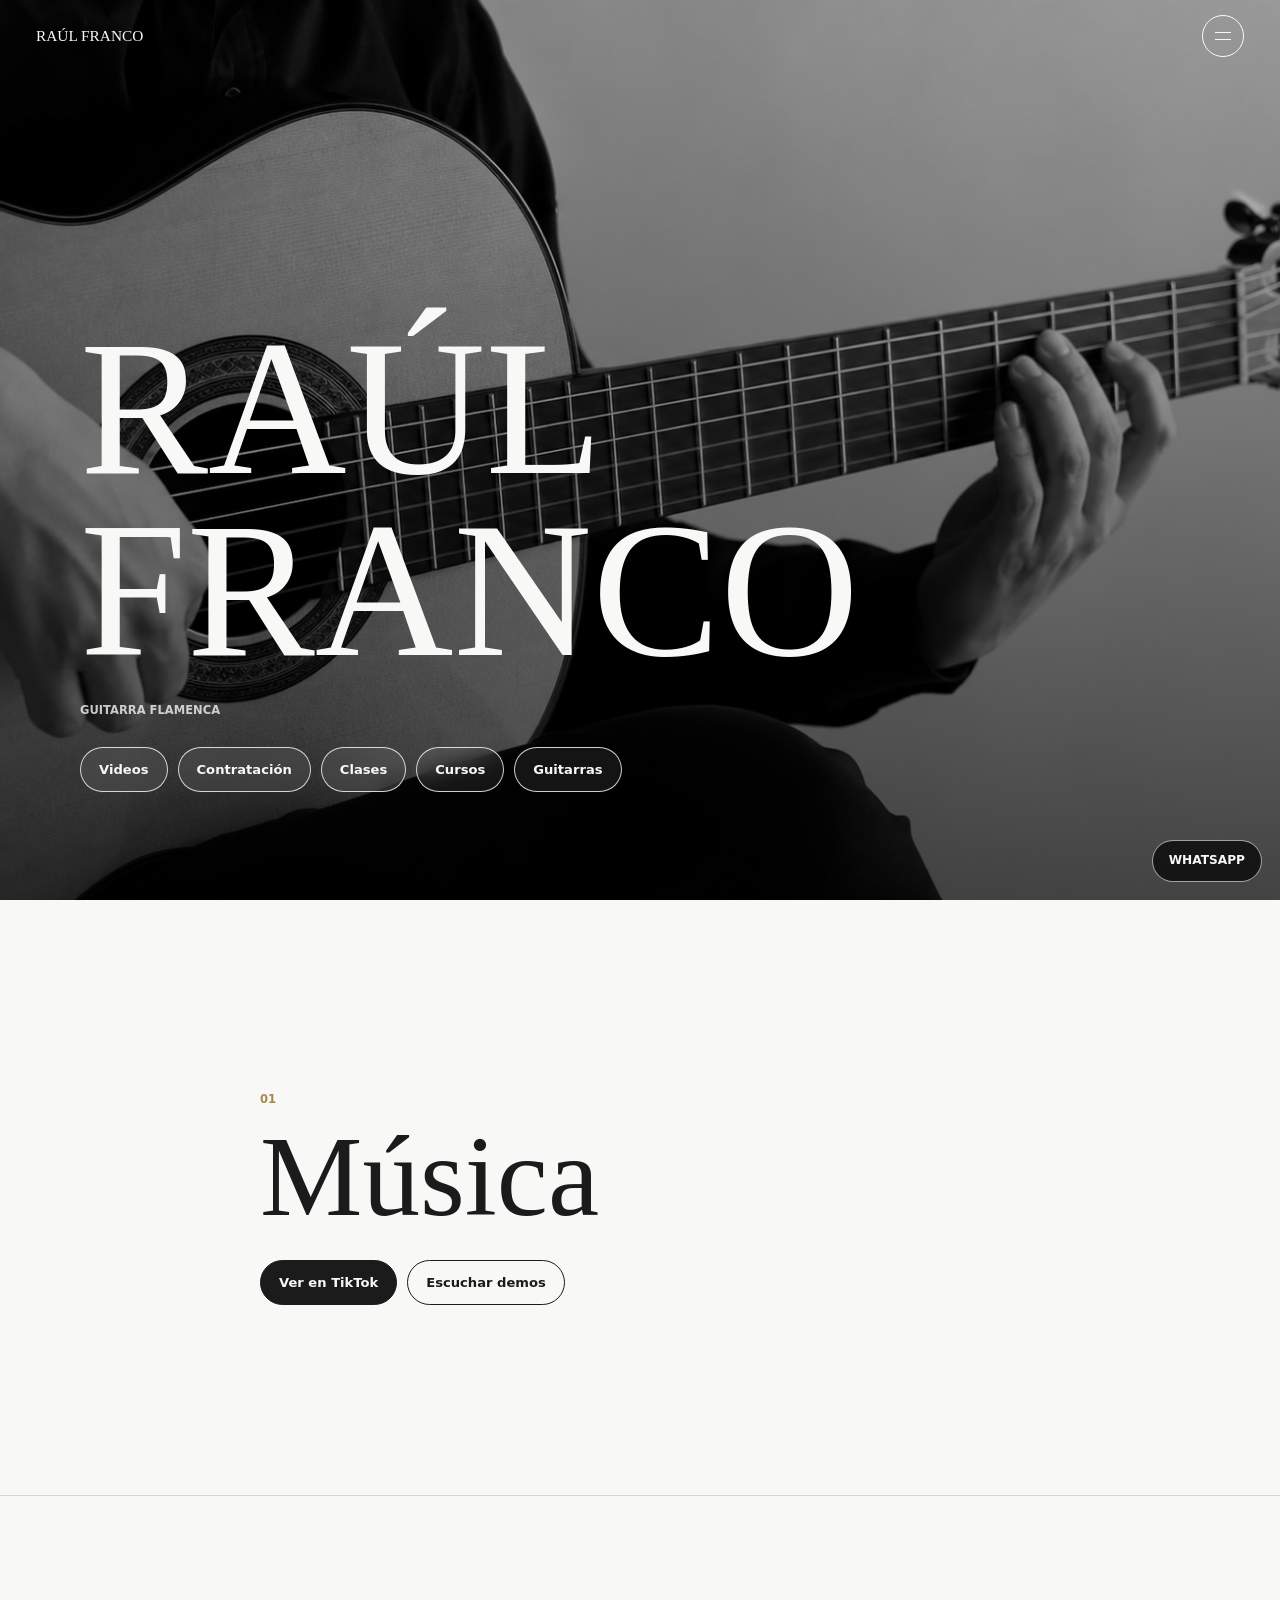
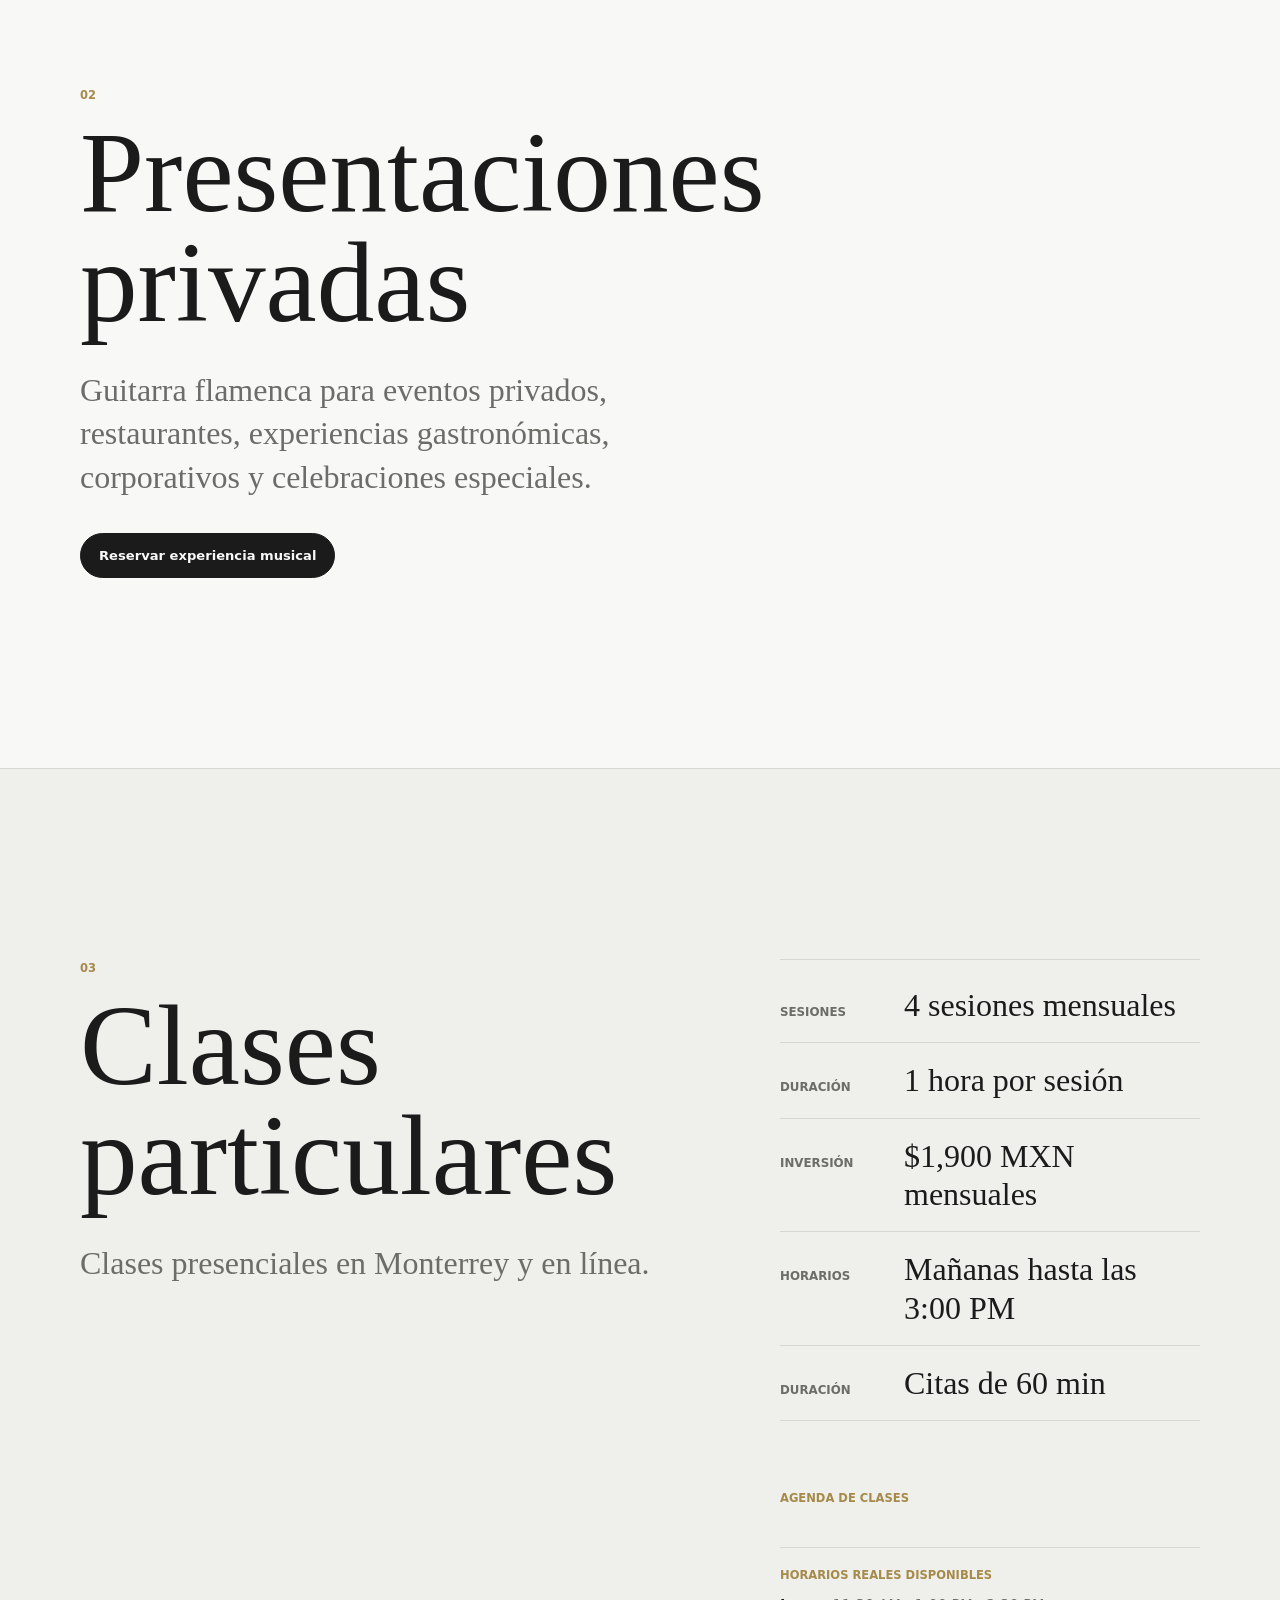
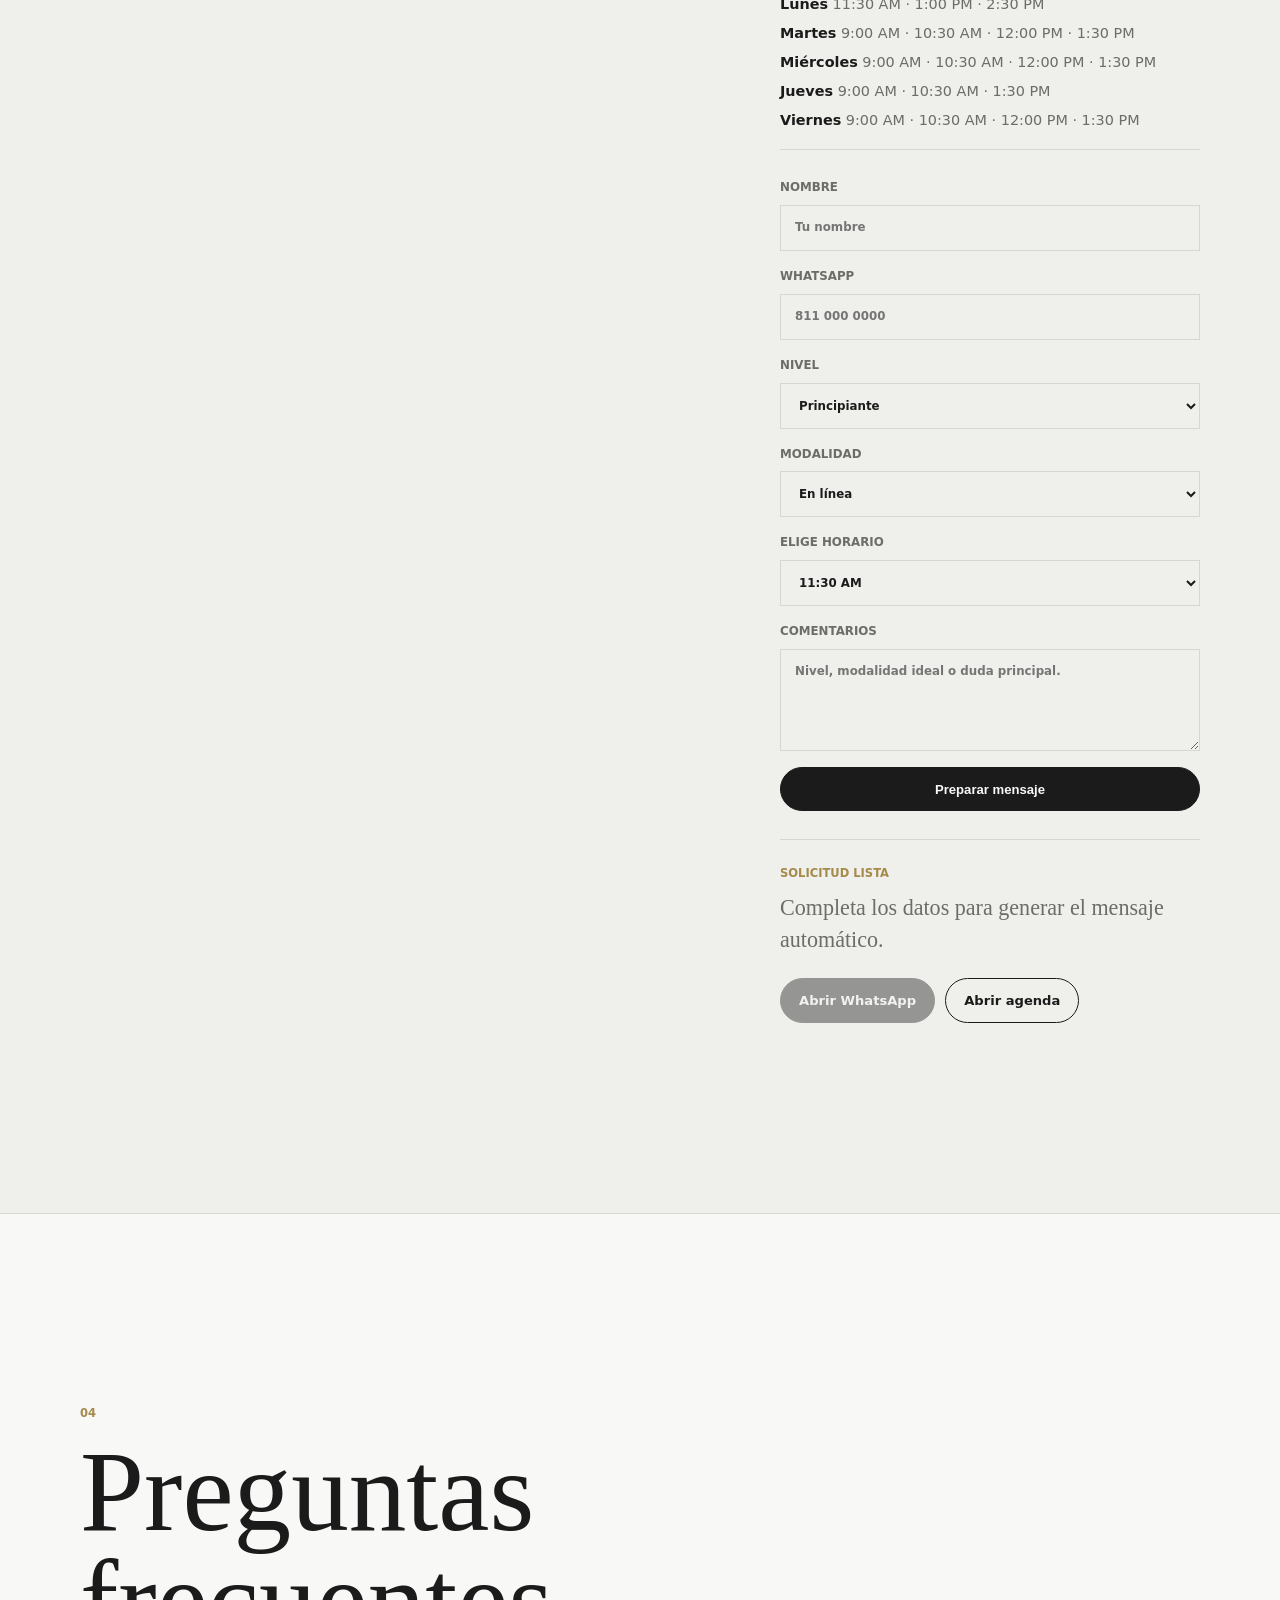
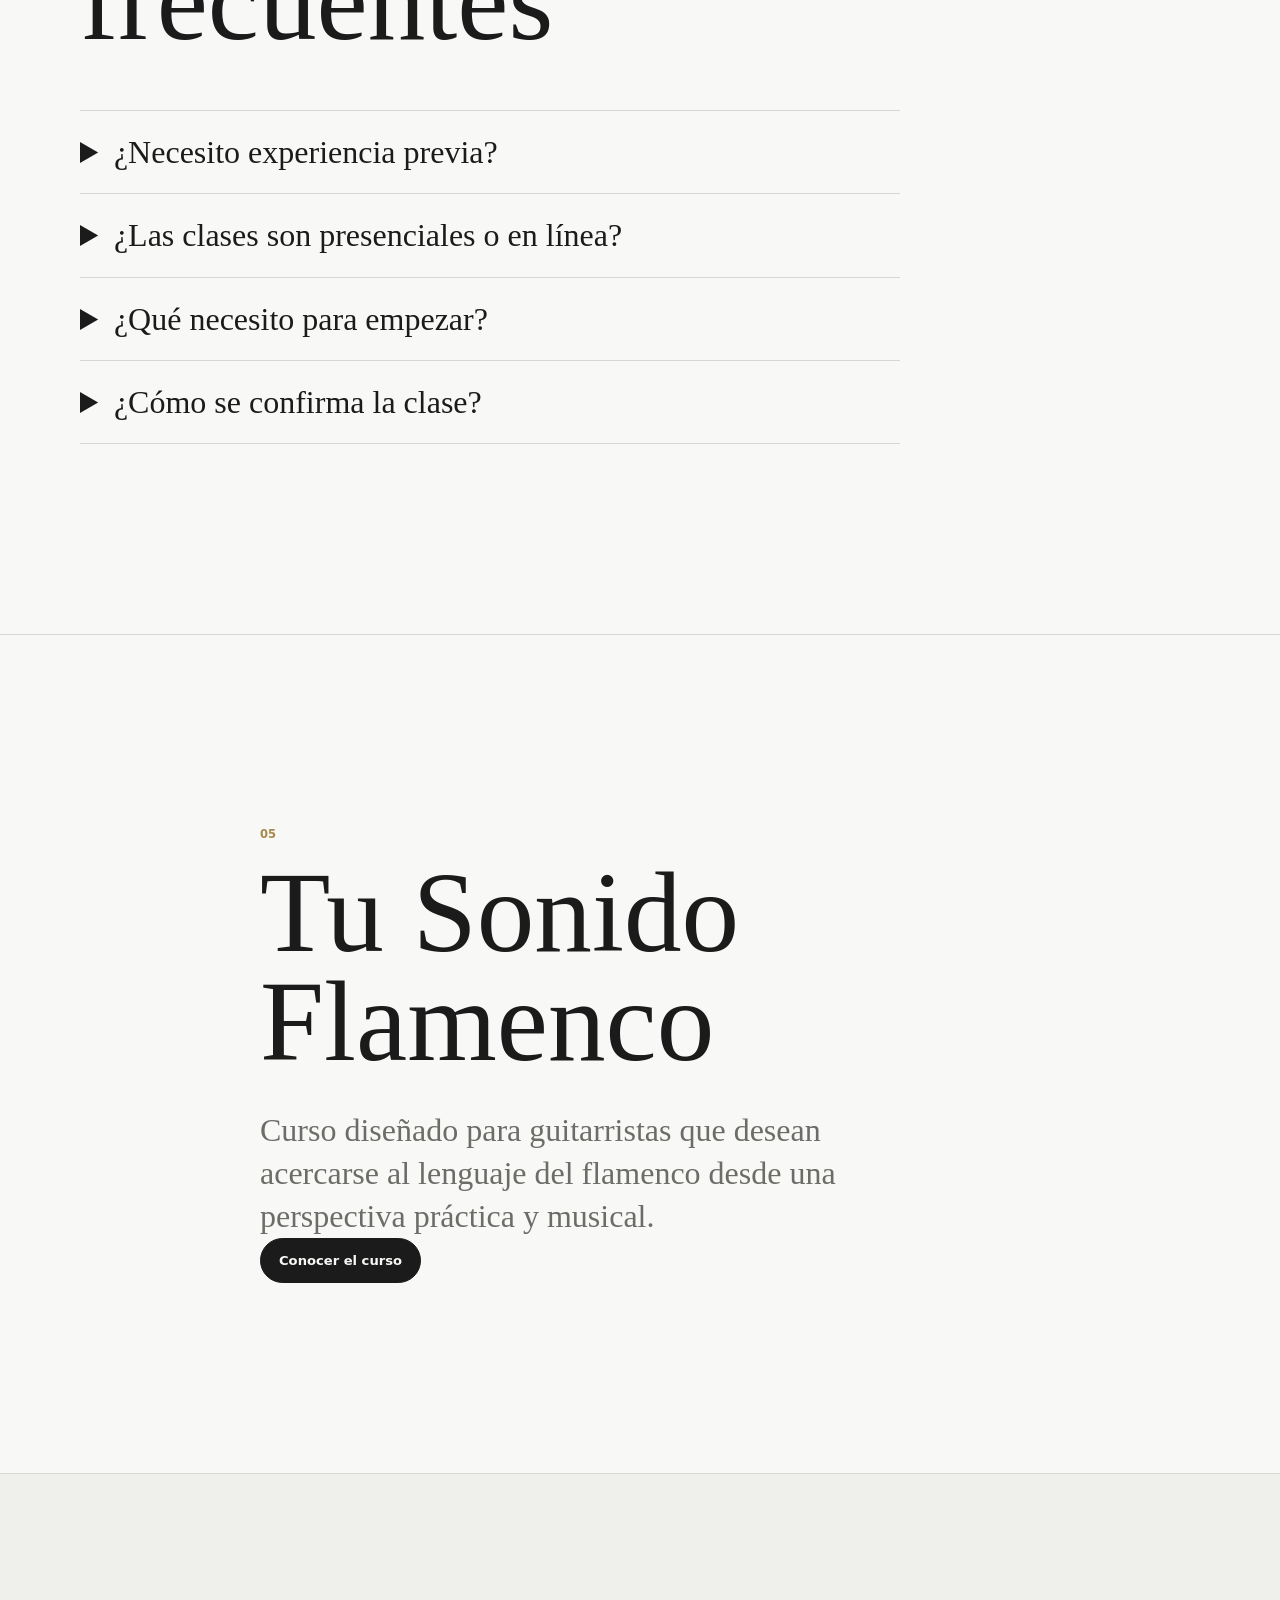
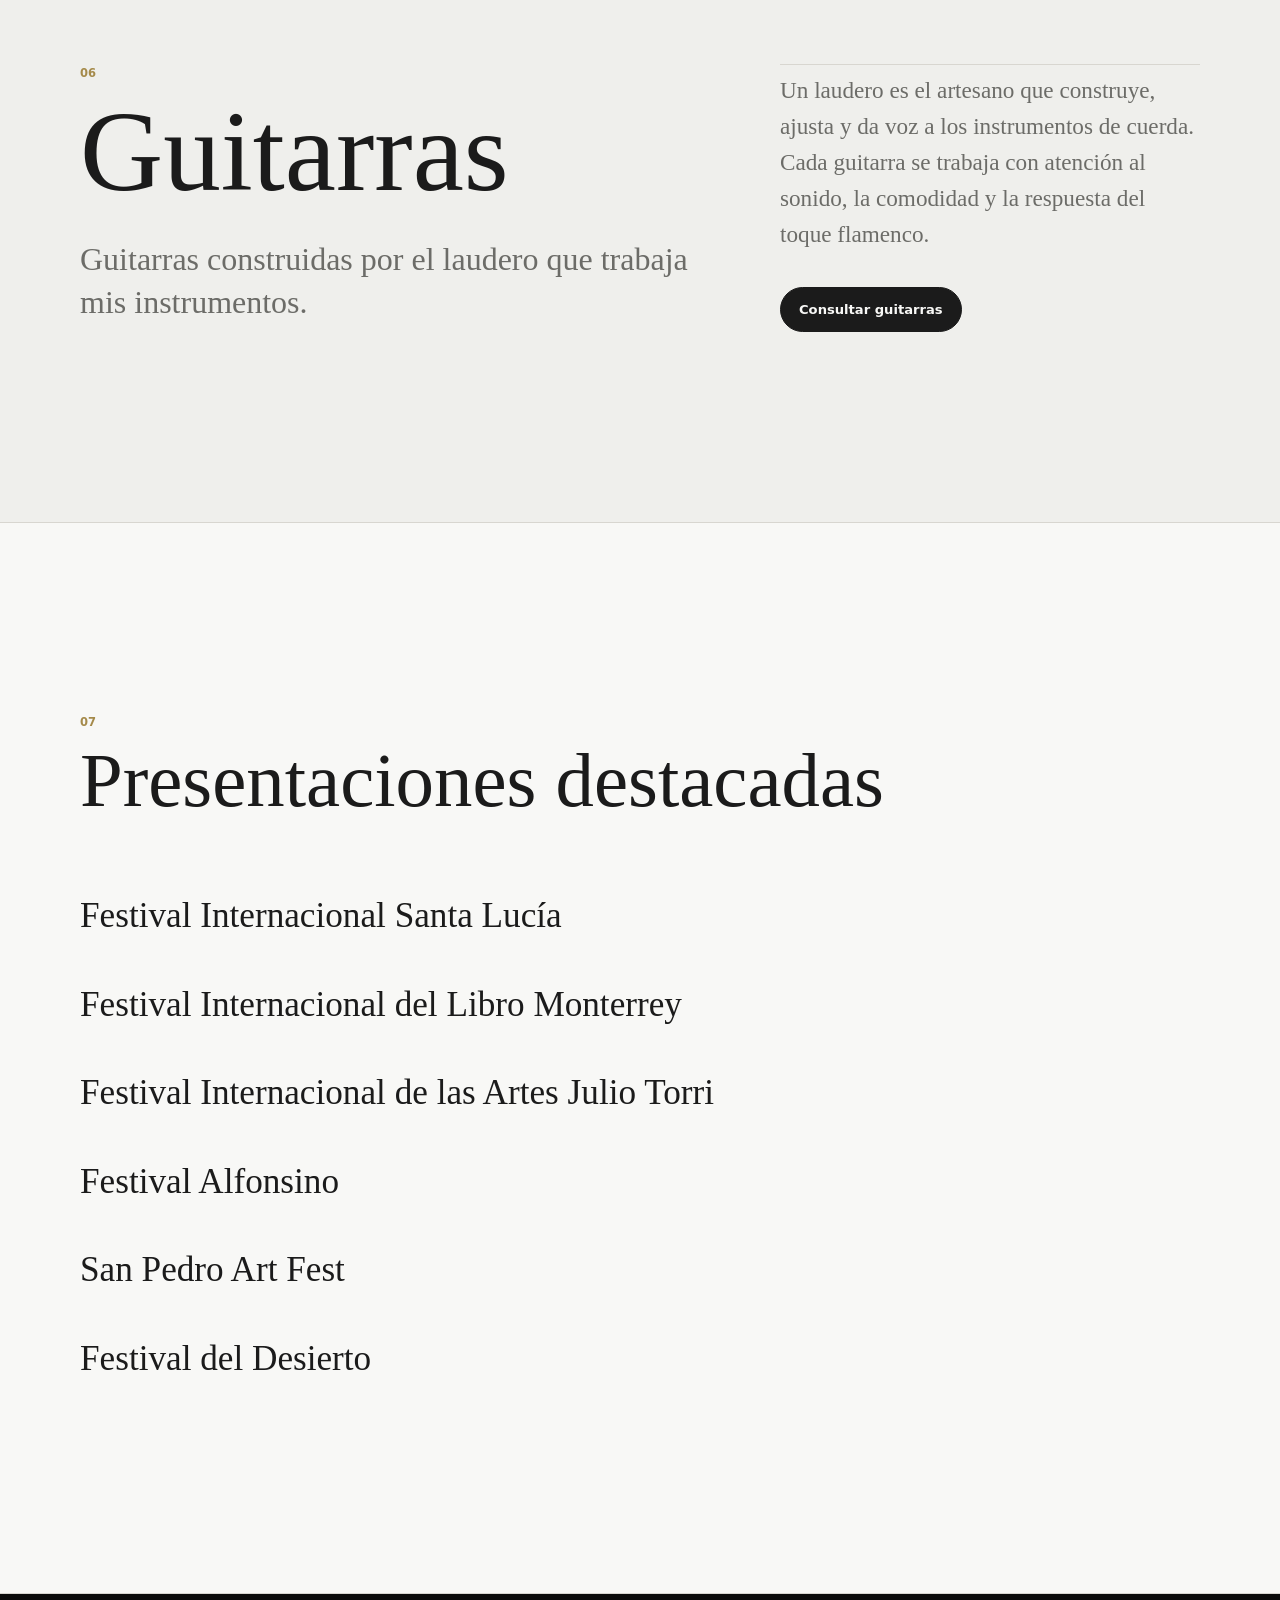
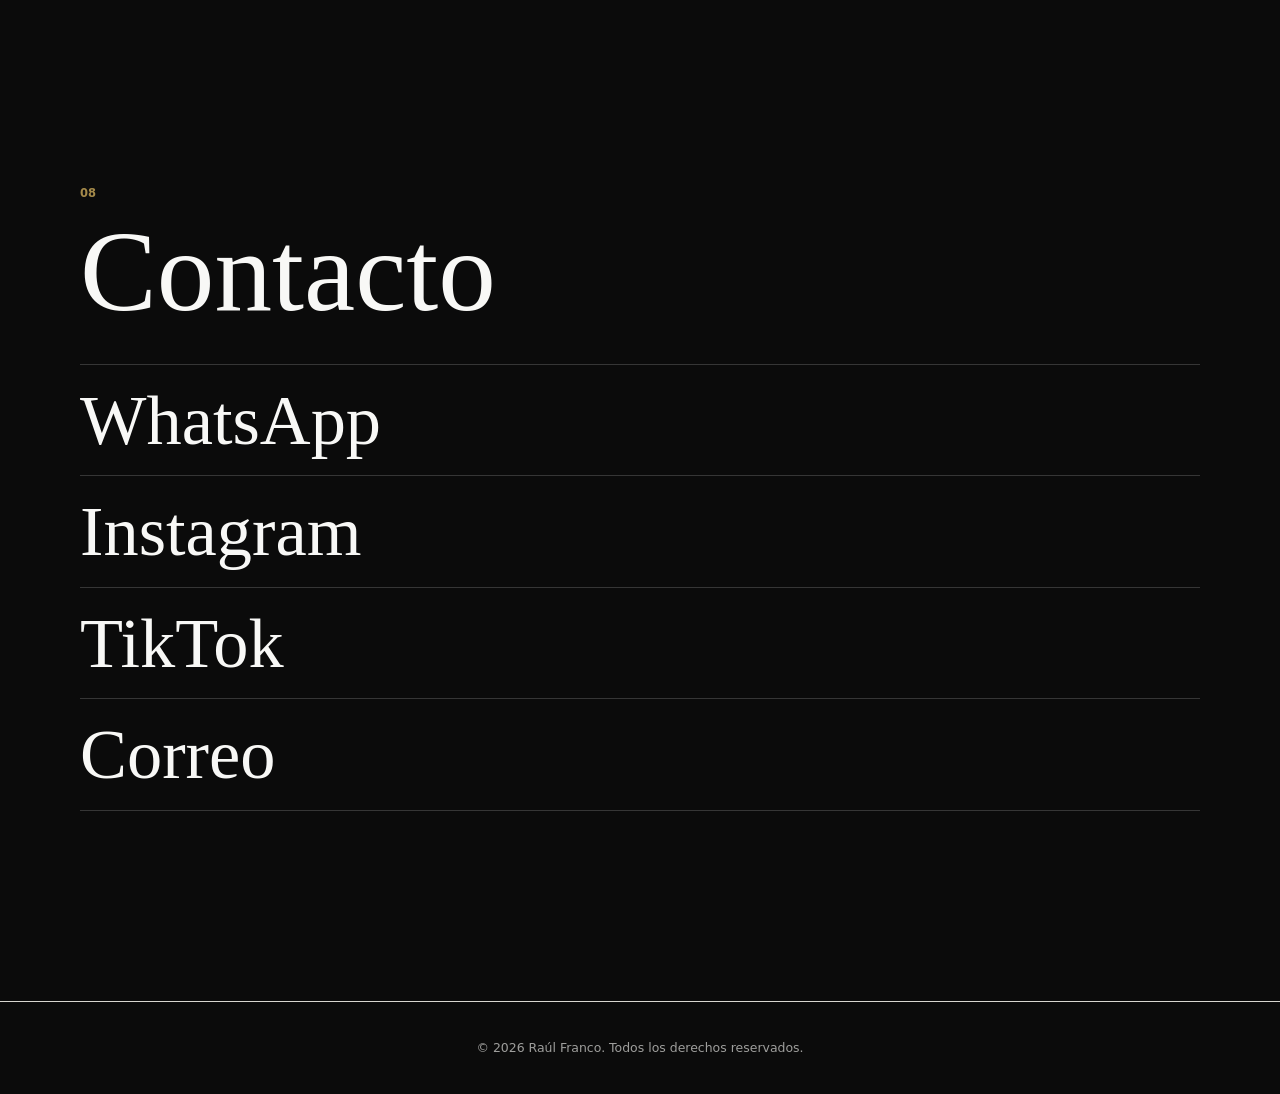
<file: aqu-est-completo-ya-corregido-sin/index.html>
<!doctype html>
<html lang="es">
  <head>
    <meta charset="utf-8" />
    <meta name="viewport" content="width=device-width, initial-scale=1" />
    <title>Raúl Franco | Guitarra Flamenca</title>
    <meta
      name="description"
      content="Sitio oficial de Raúl Franco, proyecto artístico de guitarra flamenca con música, presentaciones privadas, clases particulares, curso online, guitarras y contacto."
    />
    <meta name="author" content="Raúl Franco" />
    <meta name="robots" content="index, follow" />
    <meta property="og:title" content="Raúl Franco | Guitarra Flamenca" />
    <meta
      property="og:description"
      content="Música, presentaciones privadas, clases particulares, curso online, guitarras y contacto."
    />
    <meta property="og:type" content="website" />
    <meta property="og:image" content="assets/raul-franco-hands-hero.png" />
    <link rel="preload" href="assets/raul-franco-hands-hero.png" as="image" />
    <link rel="stylesheet" href="styles.css" />
  </head>
  <body>
    <header class="site-header" data-header>
      <a class="brand" href="#inicio" aria-label="Ir al inicio">RAÚL FRANCO</a>

      <button class="menu-toggle" type="button" aria-expanded="false" aria-controls="site-nav">
        <span class="sr-only">Abrir menú</span>
        <span></span>
        <span></span>
      </button>

      <nav class="site-nav" id="site-nav" aria-label="Menú principal">
        <a href="#inicio">Inicio</a>
        <a href="#musica">Videos</a>
        <a href="#presentaciones-privadas">Contratación</a>
        <a href="#clases">Clases</a>
        <a href="#preguntas">FAQ</a>
        <a href="#curso">Cursos</a>
        <a href="#guitarras">Guitarras</a>
        <a href="#contacto">Contacto</a>
      </nav>
    </header>

    <main>
      <section class="hero" id="inicio" aria-label="Portada">
        <div class="hero-media" role="img" aria-label="Raúl Franco con guitarra flamenca"></div>
        <div class="hero-content reveal">
          <h1>RAÚL FRANCO</h1>
          <p class="eyebrow">GUITARRA FLAMENCA</p>
          <div class="hero-actions" aria-label="Acciones principales">
            <a class="button button-light" href="#musica">Videos</a>
            <a
              class="button button-light"
              href="#presentaciones-privadas"
            >
              Contratación
            </a>
            <a
              class="button button-light"
              href="#clases"
            >
              Clases
            </a>
            <a
              class="button button-light"
              href="#curso"
            >
              Cursos
            </a>
            <a
              class="button button-light"
              href="#guitarras"
            >
              Guitarras
            </a>
          </div>
        </div>
      </section>

      <section class="section section-intro" id="musica">
        <div class="section-inner reveal">
          <p class="section-kicker">01</p>
          <h2>Música</h2>
          <div class="action-row">
            <a
              class="button"
              href="https://www.tiktok.com/@raulfrancoguitar"
              data-contact="tiktok"
            >
              Ver en TikTok
            </a>
            <a
              class="button button-ghost"
              href="https://api.whatsapp.com/send?phone=528116355035&text=Hola%2C%20me%20gustar%C3%ADa%20escuchar%20demos%20de%20Ra%C3%BAl%20Franco."
              rel="noopener"
              data-contact="demos"
            >
              Escuchar demos
            </a>
          </div>
        </div>
      </section>

      <section class="section" id="presentaciones-privadas">
        <div class="section-inner reveal">
          <p class="section-kicker">02</p>
          <h2>Presentaciones privadas</h2>
          <p class="lead">
            Guitarra flamenca para eventos privados, restaurantes, experiencias gastronómicas,
            corporativos y celebraciones especiales.
          </p>
          <a
            class="button section-button"
            href="https://talentumlive.my.canva.site/reserva-tu-experiencia-musical"
            rel="noopener"
          >
            Reservar experiencia musical
          </a>
        </div>
      </section>

      <section class="section section-muted" id="clases">
        <div class="section-inner split reveal">
          <div>
            <p class="section-kicker">03</p>
            <h2>Clases particulares</h2>
            <p class="lead">Clases presenciales en Monterrey y en línea.</p>
          </div>
          <div class="details-panel automation-panel" aria-label="Datos y agenda de clases particulares">
            <dl>
              <div>
                <dt>Sesiones</dt>
                <dd>4 sesiones mensuales</dd>
              </div>
              <div>
                <dt>Duración</dt>
                <dd>1 hora por sesión</dd>
              </div>
              <div>
                <dt>Inversión</dt>
                <dd>$1,900 MXN mensuales</dd>
              </div>
              <div>
                <dt>Horarios</dt>
                <dd>Mañanas hasta las 3:00 PM</dd>
              </div>
              <div>
                <dt>Duración</dt>
                <dd>Citas de 60 min</dd>
              </div>
            </dl>
            <p class="result-label">Agenda de clases</p>
            <div class="availability-list" aria-label="Horarios reales disponibles">
              <p>Horarios reales disponibles</p>
              <ul>
                <li><strong>Lunes</strong> 11:30 AM · 1:00 PM · 2:30 PM</li>
                <li><strong>Martes</strong> 9:00 AM · 10:30 AM · 12:00 PM · 1:30 PM</li>
                <li><strong>Miércoles</strong> 9:00 AM · 10:30 AM · 12:00 PM · 1:30 PM</li>
                <li><strong>Jueves</strong> 9:00 AM · 10:30 AM · 1:30 PM</li>
                <li><strong>Viernes</strong> 9:00 AM · 10:30 AM · 12:00 PM · 1:30 PM</li>
              </ul>
            </div>
            <form class="agenda-form" data-agenda-form>
              <label>
                Nombre
                <input type="text" name="name" placeholder="Tu nombre" required />
              </label>

              <label>
                WhatsApp
                <input type="tel" name="phone" placeholder="811 000 0000" />
              </label>

              <label>
                Nivel
                <select name="level">
                  <option value="Principiante">Principiante</option>
                  <option value="Intermedio">Intermedio</option>
                  <option value="Avanzado">Avanzado</option>
                  <option value="No estoy seguro">No estoy seguro</option>
                </select>
              </label>

              <input type="hidden" name="service" value="Clases particulares" />

              <label>
                Modalidad
                <select name="mode">
                  <option value="En línea">En línea</option>
                  <option value="Presencial en Monterrey">Presencial en Monterrey</option>
                  <option value="Por definir">Por definir</option>
                </select>
              </label>

              <label>
                Elige horario
                <select name="slot" required>
                  <optgroup label="Lunes">
                    <option value="Lunes 11:30 AM">11:30 AM</option>
                    <option value="Lunes 1:00 PM">1:00 PM</option>
                    <option value="Lunes 2:30 PM">2:30 PM</option>
                  </optgroup>
                  <optgroup label="Martes">
                    <option value="Martes 9:00 AM">9:00 AM</option>
                    <option value="Martes 10:30 AM">10:30 AM</option>
                    <option value="Martes 12:00 PM">12:00 PM</option>
                    <option value="Martes 1:30 PM">1:30 PM</option>
                  </optgroup>
                  <optgroup label="Miércoles">
                    <option value="Miércoles 9:00 AM">9:00 AM</option>
                    <option value="Miércoles 10:30 AM">10:30 AM</option>
                    <option value="Miércoles 12:00 PM">12:00 PM</option>
                    <option value="Miércoles 1:30 PM">1:30 PM</option>
                  </optgroup>
                  <optgroup label="Jueves">
                    <option value="Jueves 9:00 AM">9:00 AM</option>
                    <option value="Jueves 10:30 AM">10:30 AM</option>
                    <option value="Jueves 1:30 PM">1:30 PM</option>
                  </optgroup>
                  <optgroup label="Viernes">
                    <option value="Viernes 9:00 AM">9:00 AM</option>
                    <option value="Viernes 10:30 AM">10:30 AM</option>
                    <option value="Viernes 12:00 PM">12:00 PM</option>
                    <option value="Viernes 1:30 PM">1:30 PM</option>
                  </optgroup>
                </select>
              </label>

              <label>
                Comentarios
                <textarea
                  name="notes"
                  rows="4"
                  placeholder="Nivel, modalidad ideal o duda principal."
                ></textarea>
              </label>

              <button class="button" type="submit">Preparar mensaje</button>
            </form>

            <div class="agenda-result" data-agenda-result>
              <p class="result-label">Solicitud lista</p>
              <p data-agenda-summary>
                Completa los datos para generar el mensaje automático.
              </p>
              <div class="action-row result-actions">
                <a class="button" href="#" data-agenda-whatsapp aria-disabled="true">
                  Abrir WhatsApp
                </a>
                <a
                  class="button button-ghost"
                  href="https://calendar.app.google/5mgn6u3DMZjyWAhR9"
                  data-agenda-calendar
                  aria-disabled="false"
                >
                  Abrir agenda
                </a>
              </div>
            </div>
          </div>
        </div>
      </section>

      <section class="section section-faq" id="preguntas">
        <div class="section-inner reveal">
          <p class="section-kicker">04</p>
          <h2>Preguntas frecuentes</h2>
          <div class="faq-list">
            <details>
              <summary>¿Necesito experiencia previa?</summary>
              <p>No necesariamente. Las clases se adaptan al nivel y objetivo de cada alumno.</p>
            </details>
            <details>
              <summary>¿Las clases son presenciales o en línea?</summary>
              <p>Hay clases presenciales en Monterrey y también modalidad en línea.</p>
            </details>
            <details>
              <summary>¿Qué necesito para empezar?</summary>
              <p>Una guitarra, disponibilidad para practicar y una idea clara de lo que quieres trabajar.</p>
            </details>
            <details>
              <summary>¿Cómo se confirma la clase?</summary>
              <p>La clase se confirma por WhatsApp según disponibilidad de horario.</p>
            </details>
          </div>
        </div>
      </section>

      <section class="section" id="curso">
        <div class="section-inner reveal">
          <p class="section-kicker">05</p>
          <h2>Tu Sonido Flamenco</h2>
          <p class="lead">
            Curso diseñado para guitarristas que desean acercarse al lenguaje del flamenco desde
            una perspectiva práctica y musical.
          </p>
          <a
            class="button"
            href="https://api.whatsapp.com/send?phone=528116355035&text=Hola%2C%20me%20gustar%C3%ADa%20recibir%20informaci%C3%B3n%20sobre%20el%20curso%20Tu%20Sonido%20Flamenco."
            rel="noopener"
            data-integration="hotmart"
            aria-label="Conocer el curso, integración futura con Hotmart"
          >
            Conocer el curso
          </a>
        </div>
      </section>

      <section class="section section-muted" id="guitarras">
        <div class="section-inner split reveal">
          <div>
            <p class="section-kicker">06</p>
            <h2>Guitarras</h2>
            <p class="lead">
              Guitarras construidas por el laudero que trabaja mis instrumentos.
            </p>
          </div>
          <div class="details-panel">
            <p class="quiet-copy">
              Un laudero es el artesano que construye, ajusta y da voz a los instrumentos de
              cuerda. Cada guitarra se trabaja con atención al sonido, la comodidad y la respuesta
              del toque flamenco.
            </p>
            <a
              class="button section-button"
              href="https://api.whatsapp.com/send?phone=528116355035&text=Hola%2C%20me%20gustar%C3%ADa%20consultar%20informaci%C3%B3n%20sobre%20las%20guitarras."
              rel="noopener"
            >
              Consultar guitarras
            </a>
          </div>
        </div>
      </section>

      <section class="section section-secondary" id="presentaciones">
        <div class="section-inner reveal">
          <p class="section-kicker">07</p>
          <h2>Presentaciones destacadas</h2>
          <ul class="appearances" aria-label="Presentaciones destacadas">
            <li>Festival Internacional Santa Lucía</li>
            <li>Festival Internacional del Libro Monterrey</li>
            <li>Festival Internacional de las Artes Julio Torri</li>
            <li>Festival Alfonsino</li>
            <li>San Pedro Art Fest</li>
            <li>Festival del Desierto</li>
          </ul>
        </div>
      </section>

      <section class="section section-contact" id="contacto">
        <div class="section-inner reveal">
          <p class="section-kicker">08</p>
          <h2>Contacto</h2>
          <ul class="contact-list" aria-label="Canales de contacto">
            <li>
              <a
                href="https://api.whatsapp.com/send?phone=528116355035&text=Hola%2C%20me%20gustar%C3%ADa%20recibir%20informaci%C3%B3n."
                rel="noopener"
                data-contact="whatsapp"
              >
                WhatsApp
              </a>
            </li>
            <li>
              <a
                href="https://api.whatsapp.com/send?phone=528116355035&text=Hola%2C%20me%20gustar%C3%ADa%20recibir%20el%20enlace%20de%20Instagram%20de%20Ra%C3%BAl%20Franco."
                data-contact="instagram"
              >
                Instagram
              </a>
            </li>
            <li>
              <a
                href="https://www.tiktok.com/@raulfrancoguitar"
                data-contact="tiktok"
              >
                TikTok
              </a>
            </li>
            <li>
              <a
                href="https://api.whatsapp.com/send?phone=528116355035&text=Hola%2C%20me%20gustar%C3%ADa%20recibir%20un%20correo%20de%20contacto%20de%20Ra%C3%BAl%20Franco."
                data-contact="email"
              >
                Correo
              </a>
            </li>
          </ul>
        </div>
      </section>
    </main>

    <footer class="site-footer">
      <p>© 2026 Raúl Franco. Todos los derechos reservados.</p>
    </footer>

    <a
      class="floating-whatsapp"
      href="https://api.whatsapp.com/send?phone=528116355035&text=Hola%2C%20me%20gustar%C3%ADa%20recibir%20informaci%C3%B3n."
      aria-label="Contactar por WhatsApp"
    >
      WhatsApp
    </a>

    <script src="script.js"></script>
  </body>
</html>
</file>
<file: aqu-est-completo-ya-corregido-sin/styles.css>
:root {
  --color-white: #f8f8f6;
  --color-paper: #efefec;
  --color-black: #0b0b0b;
  --color-ink: #1b1b1b;
  --color-muted: #6c6c68;
  --color-line: #d8d6d0;
  --color-gold: #a58a4a;
  --header-height: 72px;
  --container: min(1120px, calc(100vw - 40px));
  --font-serif: Georgia, "Times New Roman", serif;
  --font-sans: Inter, ui-sans-serif, system-ui, -apple-system, BlinkMacSystemFont, "Segoe UI", sans-serif;
}

* {
  box-sizing: border-box;
}

html {
  scroll-behavior: smooth;
}

body {
  margin: 0;
  background: var(--color-white);
  color: var(--color-ink);
  font-family: var(--font-sans);
  line-height: 1.6;
  text-rendering: optimizeLegibility;
}

body.menu-open {
  overflow: hidden;
}

a {
  color: inherit;
  text-decoration: none;
}

.sr-only {
  position: absolute;
  width: 1px;
  height: 1px;
  padding: 0;
  margin: -1px;
  overflow: hidden;
  clip: rect(0, 0, 0, 0);
  white-space: nowrap;
  border: 0;
}

.site-header {
  /* Fixed navigation keeps the one-page structure easy to scan. */
  position: fixed;
  z-index: 20;
  top: 0;
  left: 0;
  width: 100%;
  height: var(--header-height);
  display: flex;
  align-items: center;
  justify-content: space-between;
  padding: 0 20px;
  color: var(--color-white);
  transition: background 200ms ease, color 200ms ease, border-color 200ms ease;
}

.site-header.is-scrolled,
.site-header.is-open {
  background: rgba(248, 248, 246, 0.94);
  border-bottom: 1px solid rgba(216, 214, 208, 0.82);
  color: var(--color-black);
  backdrop-filter: blur(16px);
}

.brand {
  font-family: var(--font-serif);
  font-size: 0.96rem;
  letter-spacing: 0;
  text-transform: uppercase;
  white-space: nowrap;
}

.menu-toggle {
  width: 42px;
  height: 42px;
  display: inline-flex;
  flex-direction: column;
  align-items: center;
  justify-content: center;
  gap: 6px;
  padding: 0;
  color: inherit;
  background: transparent;
  border: 1px solid currentColor;
  border-radius: 999px;
  cursor: pointer;
}

.menu-toggle span:not(.sr-only) {
  width: 16px;
  height: 1px;
  background: currentColor;
  transition: transform 180ms ease;
}

.menu-toggle[aria-expanded="true"] span:nth-child(2) {
  transform: translateY(3.5px) rotate(45deg);
}

.menu-toggle[aria-expanded="true"] span:nth-child(3) {
  transform: translateY(-3.5px) rotate(-45deg);
}

.site-nav {
  position: fixed;
  inset: var(--header-height) 20px auto auto;
  width: min(260px, calc(100vw - 40px));
  display: grid;
  gap: 2px;
  padding: 16px 18px;
  background: rgba(248, 248, 246, 0.96);
  border: 1px solid rgba(216, 214, 208, 0.9);
  color: var(--color-black);
  opacity: 0;
  pointer-events: none;
  transform: translateY(-8px);
  transition: opacity 180ms ease, transform 180ms ease;
  backdrop-filter: blur(16px);
}

.site-nav.is-active {
  opacity: 1;
  pointer-events: auto;
  transform: translateY(0);
}

.site-nav a {
  padding: 10px 0;
  font-size: 0.76rem;
  text-transform: uppercase;
}

.hero {
  position: relative;
  min-height: 100svh;
  display: grid;
  align-items: end;
  overflow: hidden;
  background: var(--color-black);
  color: var(--color-white);
}

.hero-media {
  /* Replace this file with the provided portrait; no other photography is used. */
  position: absolute;
  inset: 0;
  background-image: linear-gradient(180deg, rgba(0, 0, 0, 0.16), rgba(0, 0, 0, 0.66)),
    url("assets/raul-franco-hands-hero.png");
  background-position: center;
  background-size: cover;
  filter: grayscale(1);
}

.hero-content {
  position: relative;
  z-index: 1;
  width: var(--container);
  margin: 0 auto;
  padding: 0 0 clamp(44px, 10vh, 96px);
}

.eyebrow,
.section-kicker {
  margin: 0 0 14px;
  color: var(--color-gold);
  font-size: 0.72rem;
  font-weight: 600;
  text-transform: uppercase;
}

.hero .eyebrow {
  margin: 18px 0 0;
  color: rgba(248, 248, 246, 0.78);
}

.hero h1,
h2 {
  margin: 0;
  font-family: var(--font-serif);
  font-weight: 400;
  line-height: 0.95;
}

.hero h1 {
  max-width: 860px;
  font-size: clamp(4.4rem, 18vw, 12rem);
  text-transform: uppercase;
}

.hero-actions,
.action-row {
  display: flex;
  flex-wrap: wrap;
  gap: 10px;
  margin-top: 28px;
}

.button {
  min-height: 44px;
  display: inline-flex;
  align-items: center;
  justify-content: center;
  padding: 11px 18px;
  border: 1px solid var(--color-ink);
  border-radius: 999px;
  background: var(--color-ink);
  color: var(--color-white);
  font-size: 0.82rem;
  font-weight: 600;
  transition: background 180ms ease, border-color 180ms ease, color 180ms ease;
}

.button:hover,
.button:focus-visible {
  background: var(--color-gold);
  border-color: var(--color-gold);
  color: var(--color-black);
}

.button-light {
  border-color: rgba(248, 248, 246, 0.82);
  background: rgba(248, 248, 246, 0.08);
  color: var(--color-white);
  backdrop-filter: blur(10px);
}

.button-ghost {
  background: transparent;
  color: var(--color-ink);
}

.section {
  padding: clamp(108px, 16vw, 190px) 0;
  border-bottom: 1px solid var(--color-line);
}

.section-muted {
  background: var(--color-paper);
}

.section-inner {
  width: var(--container);
  margin: 0 auto;
}

.section-intro .section-inner,
#curso .section-inner {
  max-width: 760px;
}

h2 {
  max-width: 820px;
  font-size: clamp(3rem, 10vw, 7.2rem);
}

.lead {
  max-width: 620px;
  margin: 32px 0 0;
  color: var(--color-muted);
  font-family: var(--font-serif);
  font-size: clamp(1.25rem, 4vw, 2rem);
  line-height: 1.35;
}

.quiet-copy {
  max-width: 430px;
  margin: 0;
  color: var(--color-muted);
  font-family: var(--font-serif);
  font-size: clamp(1.1rem, 3vw, 1.45rem);
  line-height: 1.55;
}

.automation-panel {
  display: grid;
  gap: 28px;
}

.agenda-form {
  display: grid;
  gap: 16px;
}

.availability-list {
  border-top: 1px solid var(--color-line);
  border-bottom: 1px solid var(--color-line);
  padding: 18px 0;
}

.availability-list p {
  margin: 0 0 10px;
  color: var(--color-gold);
  font-size: 0.72rem;
  font-weight: 700;
  text-transform: uppercase;
}

.availability-list ul {
  display: grid;
  gap: 8px;
  padding: 0;
  margin: 0;
  list-style: none;
}

.availability-list li {
  color: var(--color-muted);
  font-size: 0.9rem;
  line-height: 1.45;
}

.availability-list strong {
  color: var(--color-ink);
  font-weight: 700;
}

.agenda-form label {
  display: grid;
  gap: 8px;
  color: var(--color-muted);
  font-size: 0.74rem;
  font-weight: 700;
  text-transform: uppercase;
}

.agenda-form input,
.agenda-form select,
.agenda-form textarea {
  width: 100%;
  min-height: 46px;
  padding: 12px 14px;
  border: 1px solid var(--color-line);
  border-radius: 0;
  background: transparent;
  color: var(--color-ink);
  font: inherit;
  text-transform: none;
}

.agenda-form textarea {
  resize: vertical;
}

.form-grid {
  display: grid;
  gap: 16px;
}

.agenda-result {
  border-top: 1px solid var(--color-line);
  padding-top: 24px;
}

.agenda-result p {
  margin: 0;
}

.result-label {
  color: var(--color-gold);
  font-size: 0.72rem;
  font-weight: 700;
  text-transform: uppercase;
}

[data-agenda-summary] {
  margin-top: 10px !important;
  color: var(--color-muted);
  font-family: var(--font-serif);
  font-size: clamp(1.08rem, 3vw, 1.38rem);
  line-height: 1.45;
}

.result-actions {
  margin-top: 22px;
}

a[aria-disabled="true"] {
  opacity: 0.42;
  pointer-events: none;
}

.section-faq {
  background: var(--color-white);
}

.faq-list {
  max-width: 820px;
  margin-top: 54px;
  border-top: 1px solid var(--color-line);
}

.faq-list details {
  border-bottom: 1px solid var(--color-line);
  padding: 22px 0;
}

.faq-list summary {
  cursor: pointer;
  font-family: var(--font-serif);
  font-size: clamp(1.18rem, 4vw, 2rem);
  line-height: 1.2;
}

.faq-list p {
  max-width: 620px;
  margin: 16px 0 0;
  color: var(--color-muted);
}

.section-button {
  margin-top: 34px;
}

.appearances,
.contact-list {
  list-style: none;
  padding: 0;
  margin: 38px 0 0;
}

.appearances li {
  padding: 24px 0;
  border-top: 0;
  font-family: var(--font-serif);
  font-size: clamp(1.16rem, 4vw, 2.2rem);
  line-height: 1.15;
}

.appearances li:last-child {
  border-bottom: 0;
}

.section-secondary {
  background: var(--color-white);
}

.section-secondary h2 {
  font-size: clamp(2.2rem, 7vw, 4.8rem);
}

.section-secondary .appearances {
  max-width: 760px;
  margin-top: 54px;
}

.split {
  display: grid;
  gap: 40px;
}

.details-panel {
  align-self: start;
  border-top: 1px solid var(--color-line);
  padding-top: 8px;
}

dl {
  margin: 0 0 28px;
}

dl div {
  display: grid;
  gap: 4px;
  padding: 18px 0;
  border-bottom: 1px solid var(--color-line);
}

dt {
  color: var(--color-muted);
  font-size: 0.74rem;
  font-weight: 700;
  text-transform: uppercase;
}

dd {
  margin: 0;
  font-family: var(--font-serif);
  font-size: clamp(1.35rem, 5vw, 2rem);
  line-height: 1.2;
}

.section-contact {
  background: var(--color-black);
  color: var(--color-white);
}

.section-contact .section-kicker,
.section-contact .lead {
  color: var(--color-gold);
}

.contact-list {
  display: grid;
  border-top: 1px solid rgba(248, 248, 246, 0.18);
}

.contact-list a {
  display: block;
  padding: 20px 0;
  border-bottom: 1px solid rgba(248, 248, 246, 0.18);
  font-family: var(--font-serif);
  font-size: clamp(1.7rem, 8vw, 4.4rem);
  line-height: 1;
  transition: color 180ms ease, padding-left 180ms ease;
}

.contact-list a:hover,
.contact-list a:focus-visible {
  color: var(--color-gold);
  padding-left: 8px;
}

.site-footer {
  display: flex;
  align-items: center;
  justify-content: center;
  min-height: 92px;
  padding: 24px 20px;
  background: var(--color-black);
  color: rgba(248, 248, 246, 0.62);
  text-align: center;
  font-size: 0.78rem;
}

.site-footer p {
  margin: 0;
}

.floating-whatsapp {
  position: fixed;
  right: 18px;
  bottom: 18px;
  z-index: 30;
  display: inline-flex;
  align-items: center;
  justify-content: center;
  min-height: 42px;
  padding: 10px 16px;
  border: 1px solid rgba(248, 248, 246, 0.62);
  border-radius: 999px;
  background: rgba(11, 11, 11, 0.82);
  color: var(--color-white);
  font-size: 0.76rem;
  font-weight: 700;
  text-transform: uppercase;
  backdrop-filter: blur(14px);
}

.floating-whatsapp:hover,
.floating-whatsapp:focus-visible {
  background: var(--color-gold);
  color: var(--color-black);
}

.reveal {
  /* Quiet entrance animation, disabled for reduced-motion users below. */
  opacity: 0;
  transform: translateY(16px);
  transition: opacity 600ms ease, transform 600ms ease;
}

.reveal.is-visible {
  opacity: 1;
  transform: translateY(0);
}

@media (min-width: 760px) {
  .site-header {
    padding: 0 36px;
  }

  .hero-content {
    padding-bottom: clamp(58px, 12vh, 112px);
  }

  .hero-media {
    background-position: center;
  }

  .split {
    grid-template-columns: minmax(0, 1fr) minmax(300px, 420px);
    align-items: start;
  }

  .form-grid {
    grid-template-columns: 1fr 1fr;
  }

  dl div {
    grid-template-columns: 120px 1fr;
    align-items: baseline;
  }
}

@media (prefers-reduced-motion: reduce) {
  *,
  *::before,
  *::after {
    scroll-behavior: auto !important;
    transition-duration: 0.01ms !important;
    animation-duration: 0.01ms !important;
    animation-iteration-count: 1 !important;
  }
}
</file>
